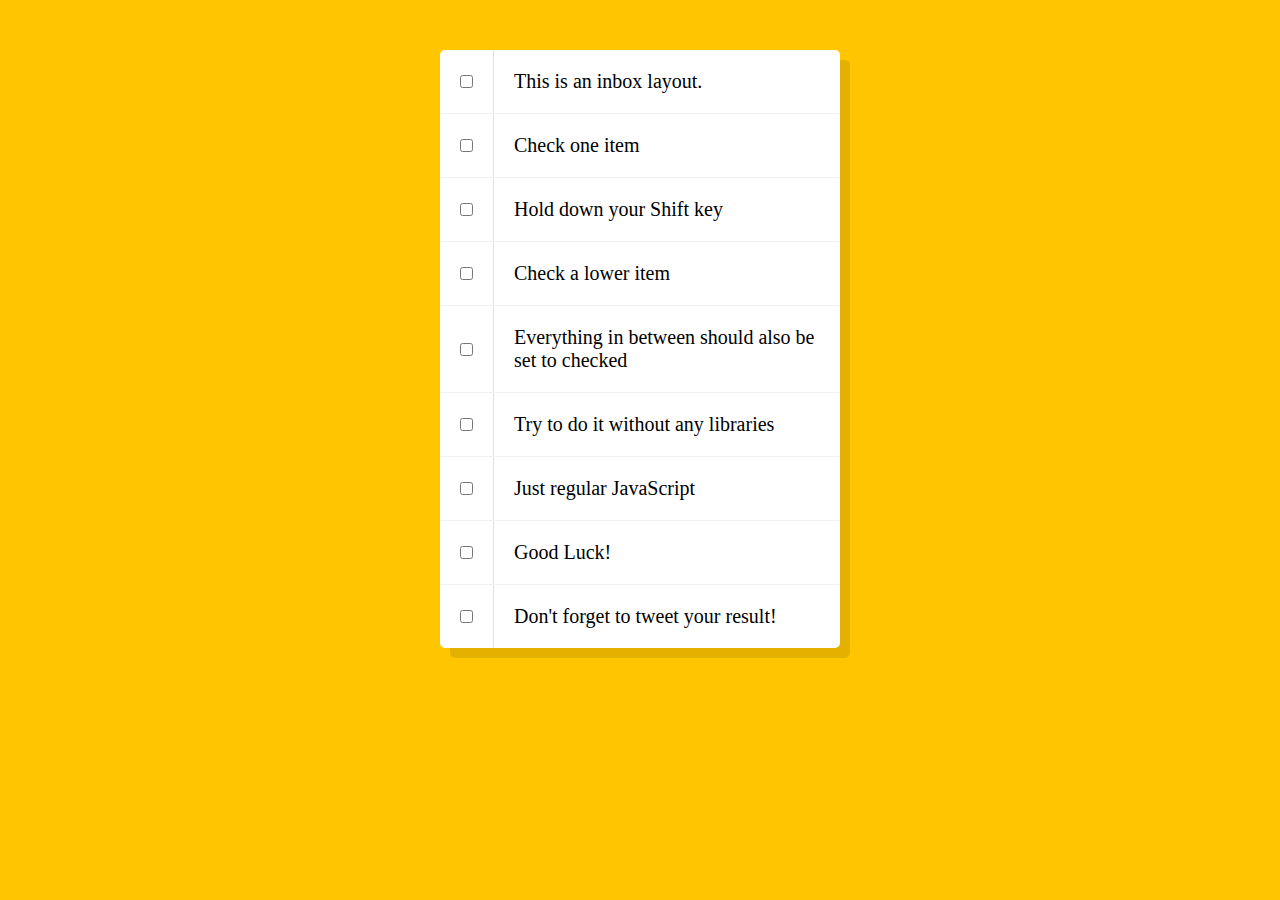
<file: day_10_checkbox_selector/index.html>
<!DOCTYPE html>
<html lang="en">

<head>
    <meta charset="UTF-8" />
    <title>Hold Shift to Check Multiple Checkboxes</title>
    <link rel="stylesheet" href="style.css" />
</head>

<body>
    <!--
   The following is a common layout you would see in an email client.

   When a user clicks a checkbox, holds Shift, and then clicks another checkbox a few rows down, all the checkboxes inbetween those two checkboxes should be checked.

  -->
    <div class="inbox">
        <div class="item">
            <input type="checkbox" />
            <p>This is an inbox layout.</p>
        </div>
        <div class="item">
            <input type="checkbox" />
            <p>Check one item</p>
        </div>
        <div class="item">
            <input type="checkbox" />
            <p>Hold down your Shift key</p>
        </div>
        <div class="item">
            <input type="checkbox" />
            <p>Check a lower item</p>
        </div>
        <div class="item">
            <input type="checkbox" />
            <p>Everything in between should also be set to checked</p>
        </div>
        <div class="item">
            <input type="checkbox" />
            <p>Try to do it without any libraries</p>
        </div>
        <div class="item">
            <input type="checkbox" />
            <p>Just regular JavaScript</p>
        </div>
        <div class="item">
            <input type="checkbox" />
            <p>Good Luck!</p>
        </div>
        <div class="item">
            <input type="checkbox" />
            <p>Don't forget to tweet your result!</p>
        </div>
    </div>

    <script src="script.js"></script>
</body>

</html>
</file>
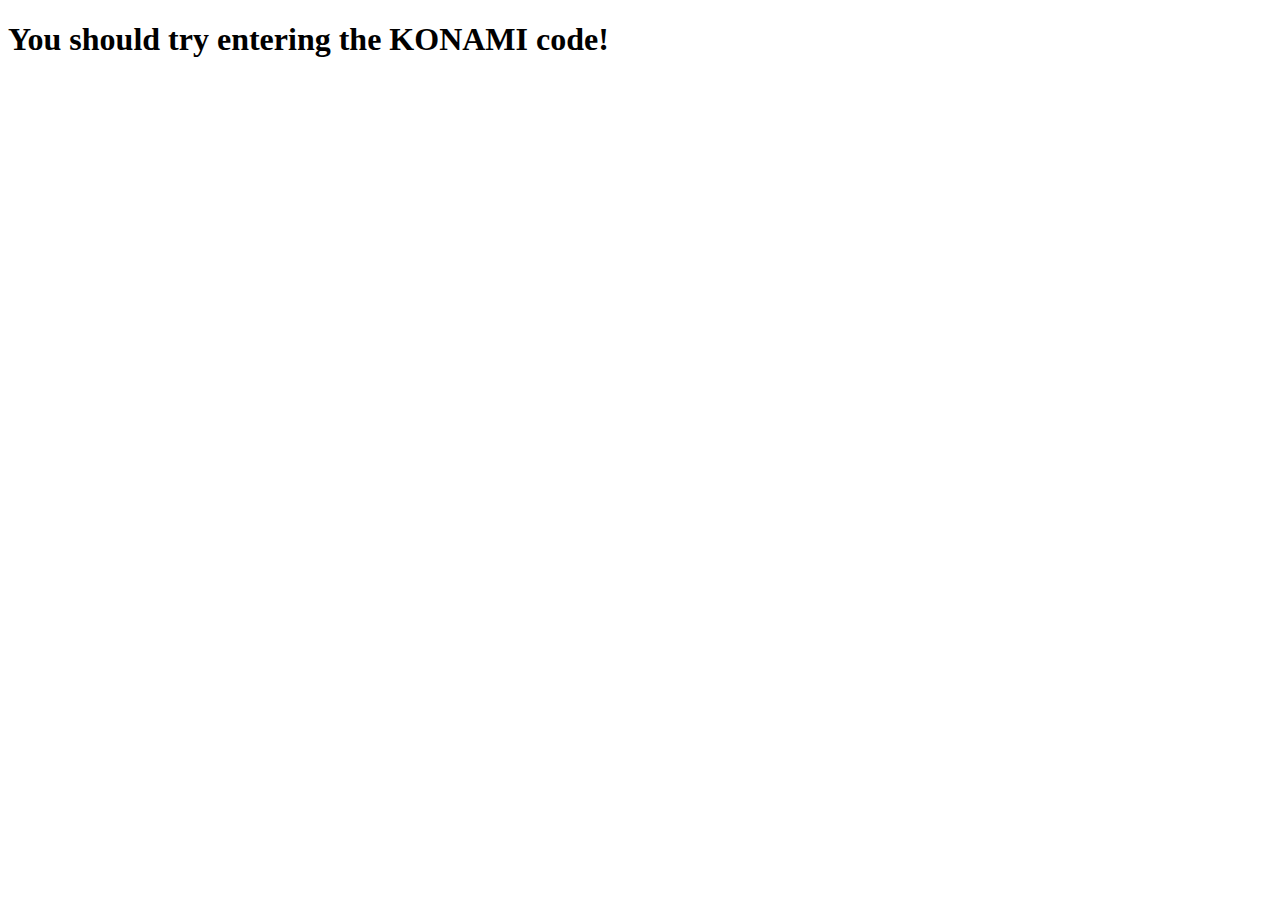
<file: day_12_konami/index.html>
<!DOCTYPE html>
<html lang="en">

<head>
    <meta charset="UTF-8">
    <title>KONAMI code - Key Detection</title>
</head>

<body>
    <h1>You should try entering the KONAMI code!</h1>
    <script src="rekt.js"></script>
    <script src="script.js"></script>
</body>

</html>
</file>
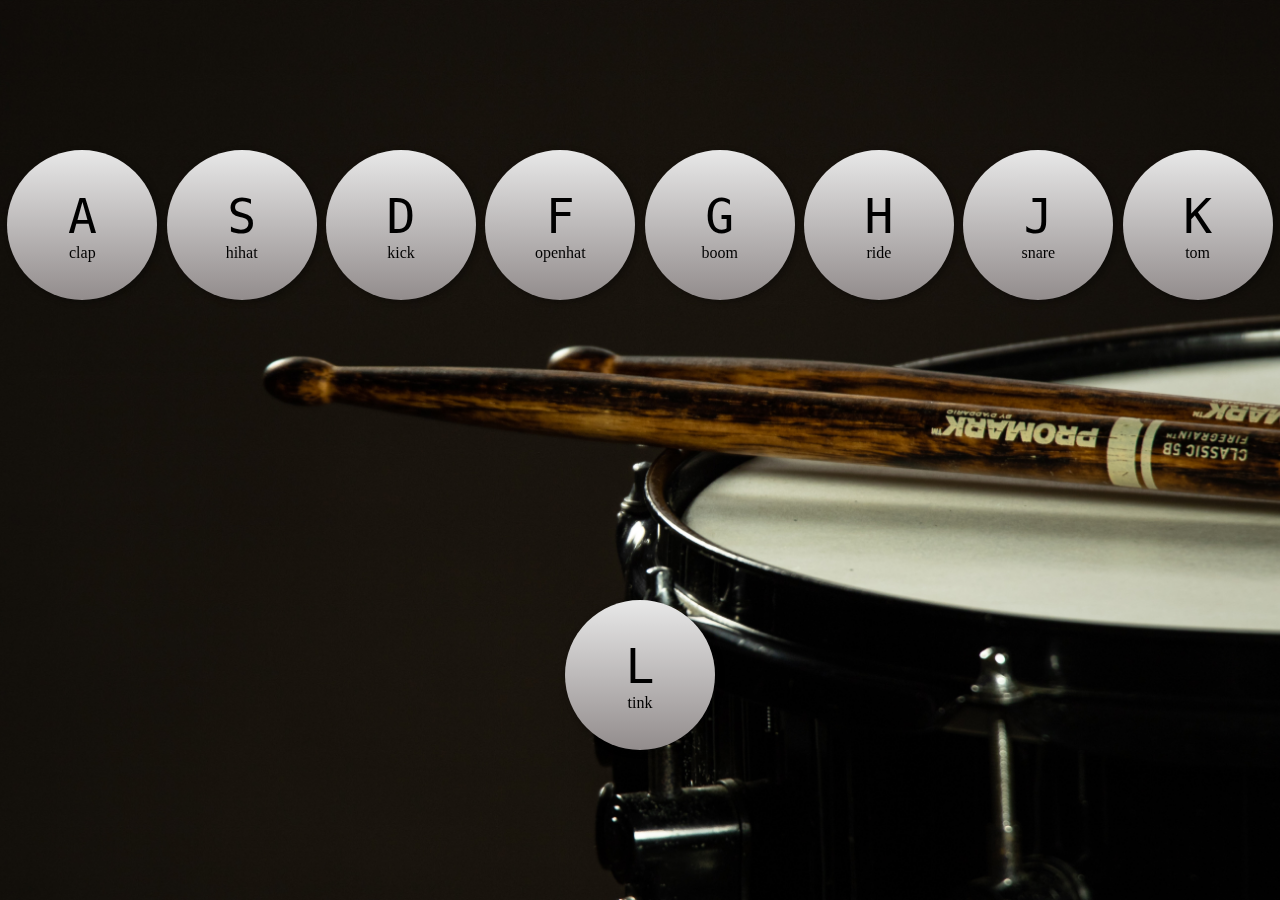
<file: day_1_drumkit/index.html>
<!DOCTYPE html>
<html lang="en">
<head>
    <meta charset="UTF-8">
    <meta name="viewport" content="width=device-width, initial-scale=1.0">
    <meta http-equiv="X-UA-Compatible" content="ie=edge">
    <title>JS Drumkit</title>
    <link rel="stylesheet" href="style.css">
</head>
<body>
    <audio
        id="clap"
        src="sounds/clap.wav"
        type="audio/wav"
        preload="auto">
    </audio>
    <audio
        id="boom"
        src="sounds/boom.wav"
        type="audio/wav"
        preload="auto">
    </audio>
    <audio
        id="hihat"
        src="sounds/hihat.wav"
        type="audio/wav"
        preload="auto">
    </audio>
    <audio
        id="kick"
        src="sounds/kick.wav"
        type="audio/wav"
        preload="auto">
    </audio>
    <audio
        id="openhat"
        src="sounds/openhat.wav"
        type="audio/wav"
        preload="auto">
    </audio>
    <audio
        id="ride"
        src="sounds/ride.wav"
        type="audio/wav"
        preload="auto">
    </audio>
    <audio
        id="snare"
        src="sounds/snare.wav"
        type="audio/wav"
        preload="auto">
    </audio>
    <audio
        id="tink"
        src="sounds/tink.wav"
        type="audio/wav"
        preload="auto">
    </audio>
    <audio
        id="tom"
        src="sounds/tom.wav"
        type="audio/wav"
        preload="auto">
    </audio>


    <div class="keys">
        <div class="key" id="clap-btn" onclick="playAudio('clap')">
            <div class="keytext">
                <kbd>A</kbd>
                <span>clap</span>
            </div>
        </div>
        <div class="key" id="hihat-btn" onclick="playAudio('hihat')">
            <div class="keytext">
                <kbd>S</kbd>
                <span>hihat</span>
            </div>
        </div>
        <div class="key" id="kick-btn" onclick="playAudio('kick')">
            <div class="keytext">
                <kbd>D</kbd>
                <span>kick</span>
            </div>
        </div>
        <div  class="key" id="openhat-btn" onclick="playAudio('openhat')">
            <div class="keytext">
                <kbd>F</kbd>
                <span>openhat</span>
            </div>
        </div>
        <div class="key" id="boom-btn" onclick="playAudio('boom')">
            <div class="keytext">
                <kbd>G</kbd>
                <span>boom</span>
            </div>
        </div>
        <div class="key" id="ride-btn" onclick="playAudio('ride')">
            <div class="keytext">
                <kbd>H</kbd>
                <span>ride</span>
            </div>
        </div>
        <div class="key" id="snare-btn" onclick="playAudio('snare')">
            <div class="keytext">
                <kbd>J</kbd>
                <span>snare</span>
            </div>
        </div>
        <div class="key" id="tom-btn" onclick="playAudio('tom')">
            <div class="keytext">
                <kbd>K</kbd>
                <span>tom</span>
            </div>
        </div>
        <div class="key" id="tink-btn" onclick="playAudio('tink')">
            <div class="keytext">
                <kbd>L</kbd>
                <span>tink</span>
        </div>
    </div>

    <script src="script.js"></script>
</body>
</html>
</file>
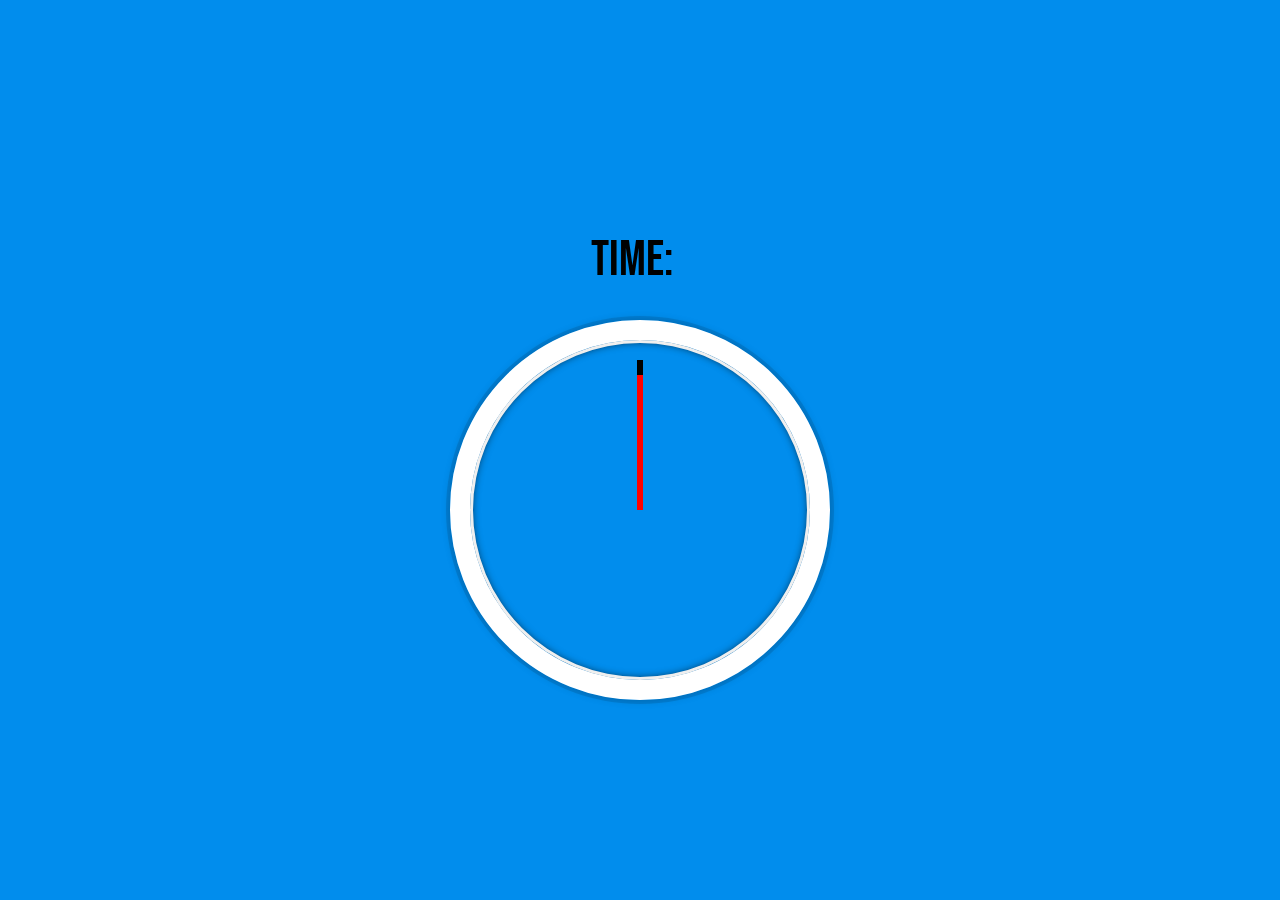
<file: day_2_clock/index.html>
<!DOCTYPE html>
<html lang="en">
<head>
    <meta charset="UTF-8">
    <meta name="viewport" content="width=device-width, initial-scale=1.0">
    <meta http-equiv="X-UA-Compatible" content="ie=edge">
    <link href="https://fonts.googleapis.com/css?family=Bebas+Neue&display=swap" rel="stylesheet">
    <link rel="stylesheet" href="style.css">
    <title>CSS + JS Clock</title>
</head>
<body>
    <div class="time">
        <div class="digital-time">Time: <span id="digital">&nbsp;</span></div>
        <div class="clock">
            <div class="clock-face">
                <div class="hand hour-hand"></div>
                <div class="hand min-hand"></div>
                <div class="hand second-hand"></div>
            </div>
        </div>
    </div>

    <script src="script.js"></script>
</body>
</html>
</file>
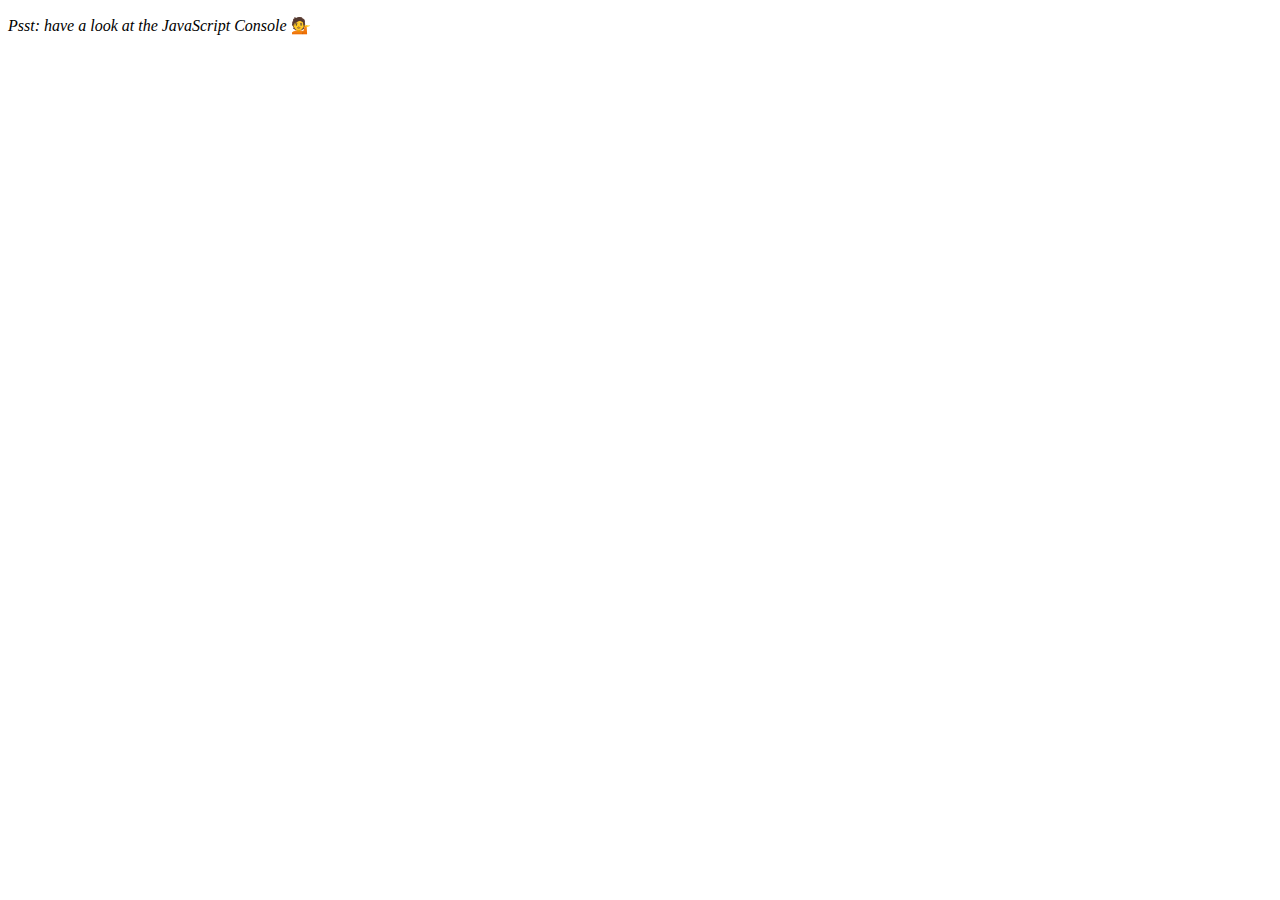
<file: day_4_array_cardio_1/index.html>
<!DOCTYPE html>
<html lang="en">
<head>
    <meta charset="UTF-8">
    <meta name="viewport" content="width=device-width, initial-scale=1.0">
    <meta http-equiv="X-UA-Compatible" content="ie=edge">
    <title>Array Cardio 💪</title>
</head>
<body>
    <p><em>Psst: have a look at the JavaScript Console</em> 💁</p>
    <script src="script.js"></script>
</body>
</html>
</file>
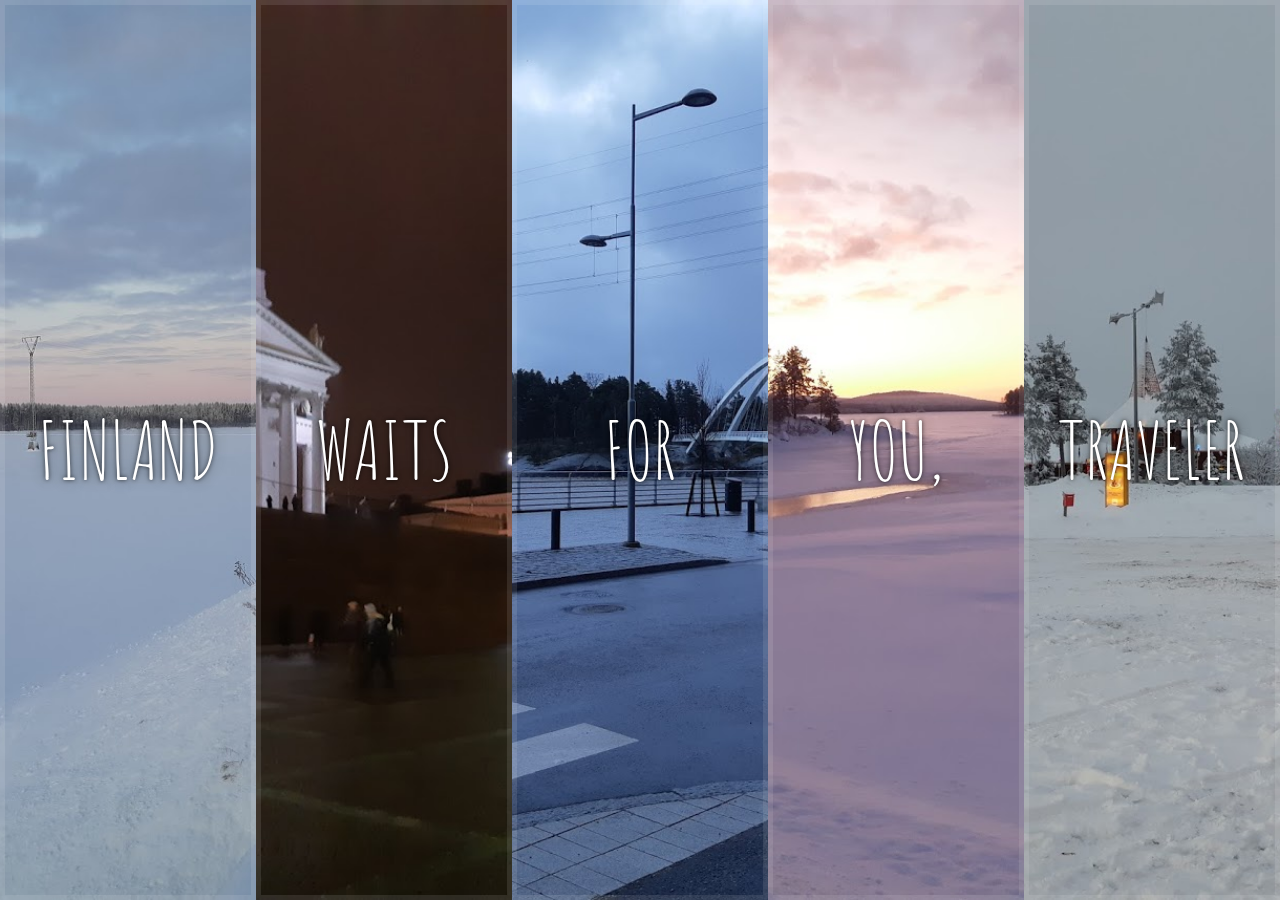
<file: day_5_flex_panel_gallery/index.html>
<!DOCTYPE html>
<html lang="en">
<head>
  <meta charset="UTF-8">
  <title>Practice With Flex Panels</title>
  <link href='https://fonts.googleapis.com/css?family=Amatic+SC' rel='stylesheet' type='text/css'>
  <link rel="stylesheet" href="style.css">
</head>
<body>
  <div class="panels">
    <div class="panel panel1">
      <p>Finnország</p>
      <p>Finland</p>
      <p>Suomi</p>
    </div>
    <div class="panel panel2">
      <p>Már</p>
      <p>Waits</p>
      <p>Odottaa</p>
    </div>
    <div class="panel panel3">
      <p>Vár</p>
      <p>For</p>
      <p>jo</p>
    </div>
    <div class="panel panel4">
      <p>Rád,</p>
      <p>You,</p>
      <p>Sinua,</p>
    </div>
    <div class="panel panel5">
      <p>Utazó</p>
      <p>Traveler</p>
      <p>Matkustaja</p>
    </div>
  </div>
  <script src="script.js"></script>
</body>
</html>
</file>
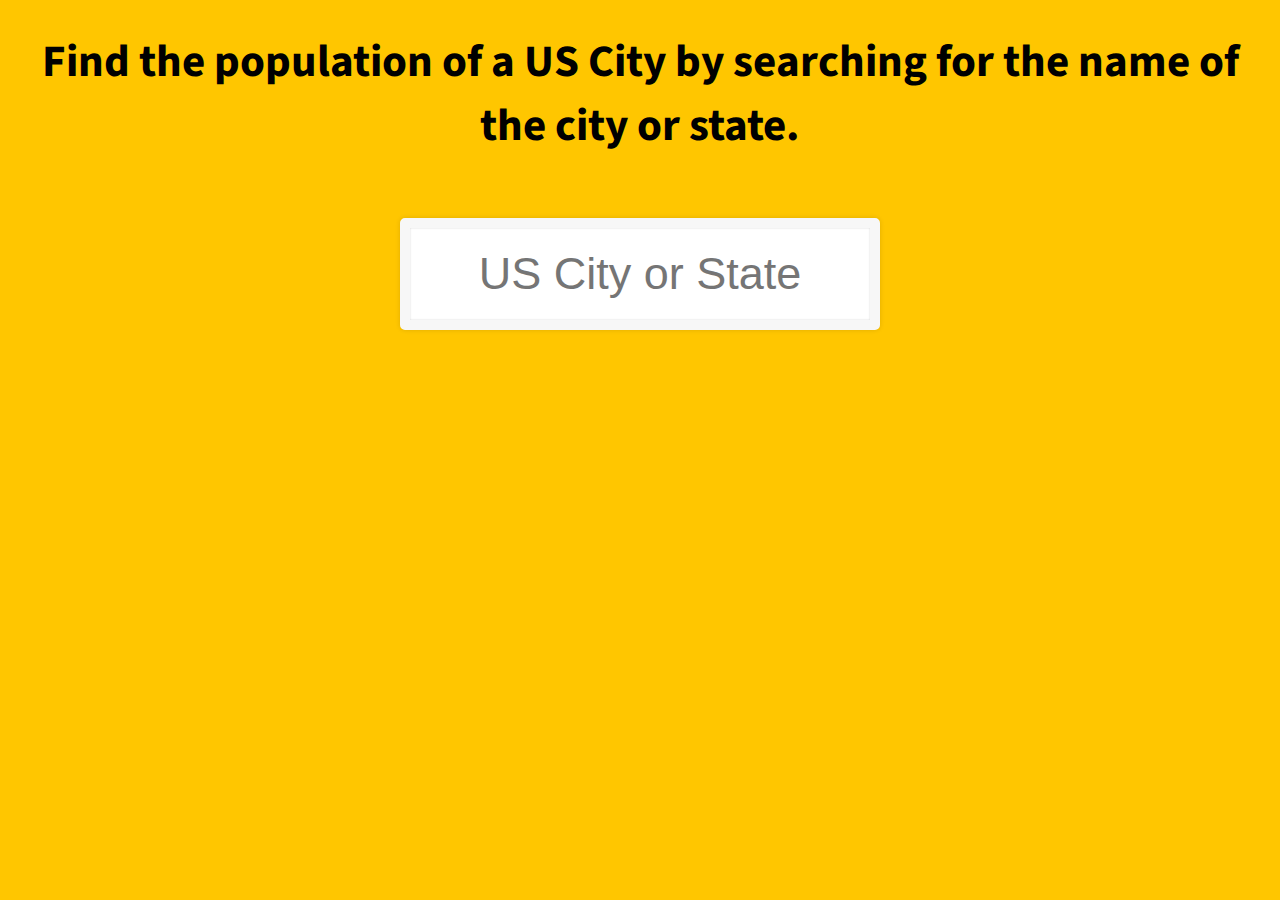
<file: day_6_type_ahead/index.html>
<!DOCTYPE html>
<html lang="en">
<head>
  <meta charset="UTF-8">
  <meta name="viewport" content="width=device-width, initial-scale=1.0">
  <meta http-equiv="X-UA-Compatible" content="ie=edge">
  <title>Population Finder</title>
  <link rel="stylesheet" href="style.css">
  <link href="https://fonts.googleapis.com/css?family=Source+Sans+Pro&display=swap" rel="stylesheet">
</head>
<body>
  <h1 class="headline">Find the population of a US City by searching for the name of the city or state.</h1>
  <form class="search-form">
    <input type="text" class="search" placeholder="US City or State">
    <ul class="suggestions">
    </ul>
  </form>
<script src="script.js"></script>
</body>
</html>
</file>
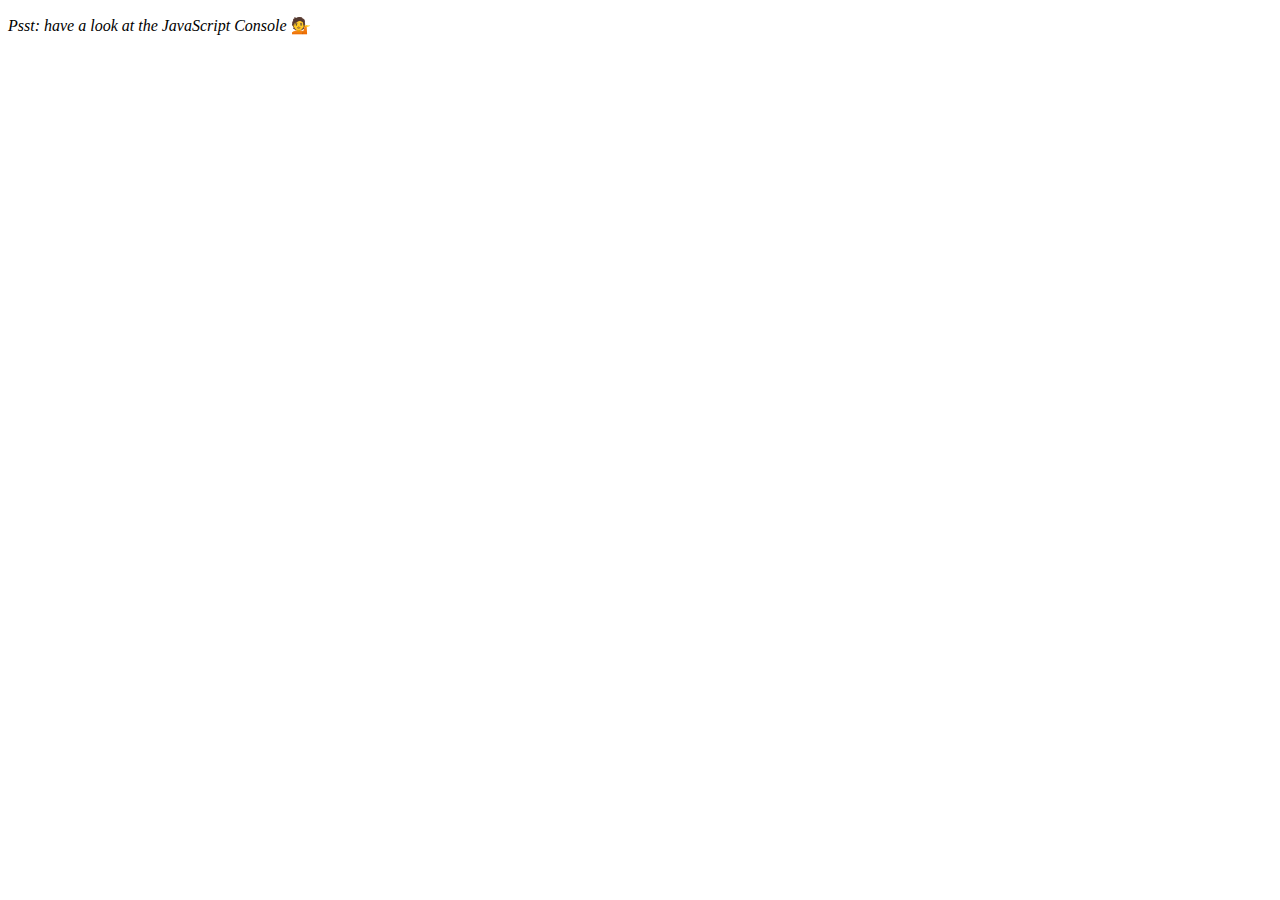
<file: day_7_array_cardio_2/index.html>
<!DOCTYPE html>
<html lang="en">
<head>
  <meta charset="UTF-8">
  <meta name="viewport" content="width=device-width, initial-scale=1.0">
  <meta http-equiv="X-UA-Compatible" content="ie=edge">
  <title>Array Cardio 💪💪</title>
</head>
<body>
  <p><em>Psst: have a look at the JavaScript Console</em> 💁</p>
  <script src="script.js"></script>
</body>
</file>
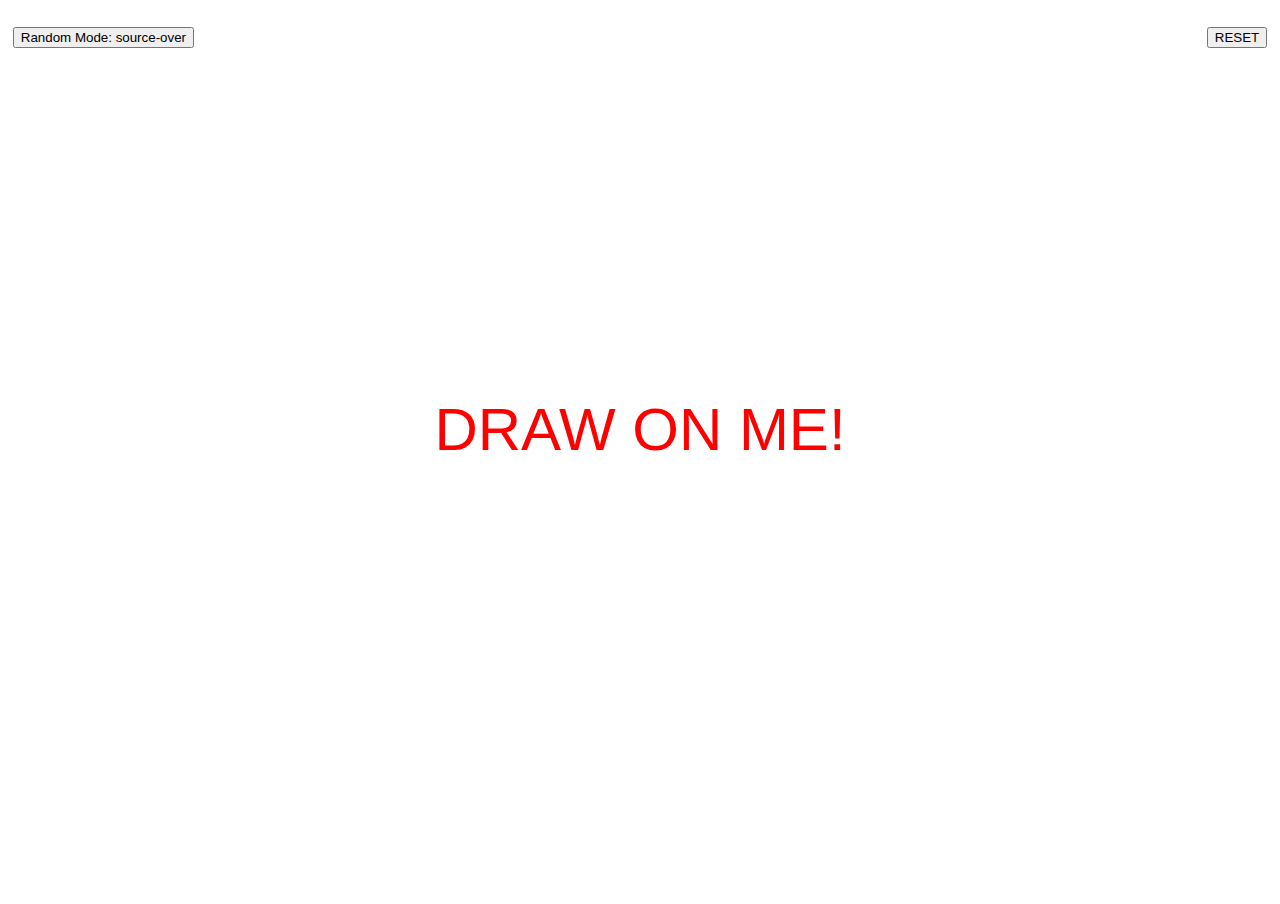
<file: day_8_canvas_fun/index.html>
<!DOCTYPE html>
<html lang="en">
<head>
    <meta charset="UTF-8">
    <meta name="viewport" content="width=device-width, initial-scale=1.0">
    <meta http-equiv="X-UA-Compatible" content="ie=edge">
    <title>Drawing Fun</title>
    <link rel="stylesheet" href="style.css">
</head>
<body>
    <button class="rand">Random Mode: <span class="mode"></span></button>
    <button class="reset">RESET</span></button>
    <canvas id="draw", width="800" height="800">
    </canvas>
    <script src="script.js"></script>
</body>
</html>
</file>
<file: day_10_checkbox_selector/style.css>
html {
    font-family: sans-serif;
    background: #ffc600;
}

.inbox {
    max-width: 400px;
    margin: 50px auto;
    background: white;
    border-radius: 5px;
    box-shadow: 10px 10px 0 rgba(0, 0, 0, 0.1);
}

.item {
    display: flex;
    align-items: center;
    border-bottom: 1px solid #f1f1f1;
}

.item:last-child {
    border-bottom: 0;
}

input:checked+p {
    background: #f9f9f9;
    text-decoration: line-through;
}

input[type="checkbox"] {
    margin: 20px;
}

p {
    margin: 0;
    padding: 20px;
    transition: background 0.2s;
    flex: 1;
    font-family: "helvetica neue";
    font-size: 20px;
    font-weight: 200;
    border-left: 1px solid #d1e2ff;
}
</file>
<file: day_1_drumkit/style.css>
html {
    background: url(imgs/bg.jpg) no-repeat center center fixed;
    background-size: cover;
}

kbd {
    font-size: 3rem;
}

.keys {
    position: absolute;
    top: 0;
    bottom: 0;
    left: 0;
    right: 0;
    margin: 0;

    display: flex;
    flex-direction: row;
    align-items: center;
    justify-content: space-evenly;
    flex-wrap: wrap;
}

.key {
    position: relative;
    margin-left: 2px;
    margin-right: 2px;
    background-color: whitesmoke;
    background-image: linear-gradient(#e8e8e8 0%, #928c8c 100%);
    padding: 25px;
    flex-shrink: 0.8;
    border-radius: 50%;
    width: 100px;
    height: 100px;
    filter: drop-shadow(3px 2px 3px rgba(2, 2, 2, 0.4));
}

.keytext {
    position: absolute;
    top: 50%;
    left: 50%;
    transform: translate(-50%, -50%);
    text-align: center;
    display: flex;
    flex-direction: column;
}

.playing {
    transform: translate(6px,6px);
    border: 2px solid yellow;
}
</file>
<file: day_2_clock/style.css>
html {
    background: #018DED url(http://unsplash.it/1500/1000?image=881&blur=5);
    background-size: cover;
    font-family: 'helvetica neue';
    text-align: center;
    font-size: 10px;
  }

body {
    margin: 0;
    font-size: 2rem;
    display: flex;
    flex: 1;
    min-height: 100vh;
    align-items: center;
}

.time {
    margin: 50px auto;
}

.digital-time {
    margin: 30px;
    font-family: 'Bebas Neue', cursive;
    font-size: 50px;
}

.clock {
    width: 30rem;
    height: 30rem;
    border: 20px solid white;
    border-radius: 50%;
    position: relative;
    padding: 2rem;
    box-shadow:
      0 0 0 4px rgba(0,0,0,0.1),
      inset 0 0 0 3px #EFEFEF,
      inset 0 0 10px black,
      0 0 10px rgba(0,0,0,0.2);
}

.clock-face {
    position: relative;
    width: 100%;
    height: 100%;
    transform: translateY(-3px); /* account for the height of the clock hands */
}

.hand {
    width: 50%;
    height: 6px;
    background: black;
    position: absolute;
    top: 50%;
    transform-origin: 100%;
    transform: rotate(90deg);
    transition: all 0.5s;
    transition-timing-function: cubic-bezier(0.1, 2.7, 0.58, 1);
}

.hour-hand {
    width: 35%;
    top: 50%;
    left: 15%;
}

.second-hand {
    width: 45%;
    top: 50%;
    left: 5%;
    background: red;
}
</file>
<file: day_5_flex_panel_gallery/style.css>
html {
    box-sizing: border-box;
    background: #ffc600;
    font-family: 'helvetica neue';
    font-size: 20px;
    font-weight: 200;
}

body {
    margin: 0;
}

*, *:before, *:after {
    box-sizing: inherit;
}

.panels {
  display:flex;
  min-height: 100vh;
  overflow: hidden;
}

.panel {
    background: #6B0F9C;
    box-shadow: inset 0 0 0 5px rgba(255,255,255,0.1);
    color: white;
    text-align: center;
    align-items: center;
    /* Safari transitionend event.propertyName === flex */
    /* Chrome + FF transitionend event.propertyName === flex-grow */
    transition:
      font-size 0.7s cubic-bezier(0.61,-0.19, 0.7,-0.11),
      flex 0.7s cubic-bezier(0.61,-0.19, 0.7,-0.11),
      background 0.2s;
    font-size: 20px;
    background-size: cover;
    background-position: center;
    flex: 1;
    justify-content: center;
    align-items: center;
    display: flex;
    flex-direction: column;
}

.panel1 {
  background-image:url(imgs/1.jpg);
}

.panel2 {
  background-image:url(imgs/2.jpg);
}
.panel3 {
  background-image:url(imgs/3.jpg);
}

.panel4 {
  background-image:url(imgs/4.jpg);
}

.panel5 {
  background-image:url(imgs/5.jpg);
}

  /* Flex Children */
  .panel > * {
    margin: 0;
    width: 100%;
    transition: transform 0.5s;
    flex: 1 0 auto;
    display: flex;
    justify-content: center;
    align-items: center;
  }

  .panel > *:first-child {
    transform: translateY(-100%);
  }

  .panel.open-active > *:first-child {
    transform: translateY(0);
  }

  .panel > *:last-child {
    transform: translateY(100%);
  }

  .panel.open-active > *:last-child {
    transform: translateY(0);
  }


  .panel p {
    text-transform: uppercase;
    font-family: 'Amatic SC', cursive;
    text-shadow: 0 0 4px rgba(0, 0, 0, 0.72), 0 0 14px rgba(0, 0, 0, 0.45);
    font-size: 2em;
  }

  .panel p:nth-child(2) {
    font-size: 4em;
  }

  .panel.open {
    font-size: 40px;
    flex: 4;
  }
</file>
<file: day_6_type_ahead/style.css>
html {
  box-sizing: border-box;
  background: #ffc600;
  font-family: 'Source Sans Pro', sans-serif;
  font-size: 20px;
  font-weight: 200;
}

*, *:before, *:after {
  box-sizing: inherit;
}

input {
  width: 100%;
  padding: 20px;
}

.search-form {
  max-width: 400px;
  margin: 50px auto;
}

input.search {
  margin: 0;
  text-align: center;
  outline: 0;
  border: 10px solid #F7F7F7;
  width: 120%;
  left: -10%;
  position: relative;
  top: 10px;
  z-index: 2;
  border-radius: 5px;
  font-size: 5vmin;
  box-shadow: 0 0 5px rgba(0, 0, 0, 0.12), inset 0 0 2px rgba(0, 0, 0, 0.19);
}

.headline {
  text-align: center;
  font-size: 5vmin;
}

.suggestions {
  margin: 0;
  padding: 0;
  position: relative;
  /*perspective: 20px;*/
}

.suggestions li {
  background: white;
  list-style: none;
  border-bottom: 1px solid #D8D8D8;
  box-shadow: 0 0 10px rgba(0, 0, 0, 0.14);
  margin: 0;
  padding: 20px;
  transition: background 0.2s;
  display: flex;
  justify-content: space-between;
  text-transform: capitalize;
}

.suggestions li:nth-child(even) {
  transform: perspective(100px) rotateX(3deg) translateY(2px) scale(1.001);
  background: linear-gradient(to bottom,  #ffffff 0%,#EFEFEF 100%);
}

.suggestions li:nth-child(odd) {
  transform: perspective(100px) rotateX(-3deg) translateY(3px);
  background: linear-gradient(to top,  #ffffff 0%,#EFEFEF 100%);
}

span.population {
  font-size: 15px;
}

.hl {
  background: #ffc600;
}
</file>
<file: day_8_canvas_fun/style.css>
html, body {
    margin: 0;
}

.rand {
    position: absolute;
    top: 3%;
    left: calc(1%);
}

.reset {
    position: absolute;
    top: 3%;
    right: calc(1%);
}
</file>
